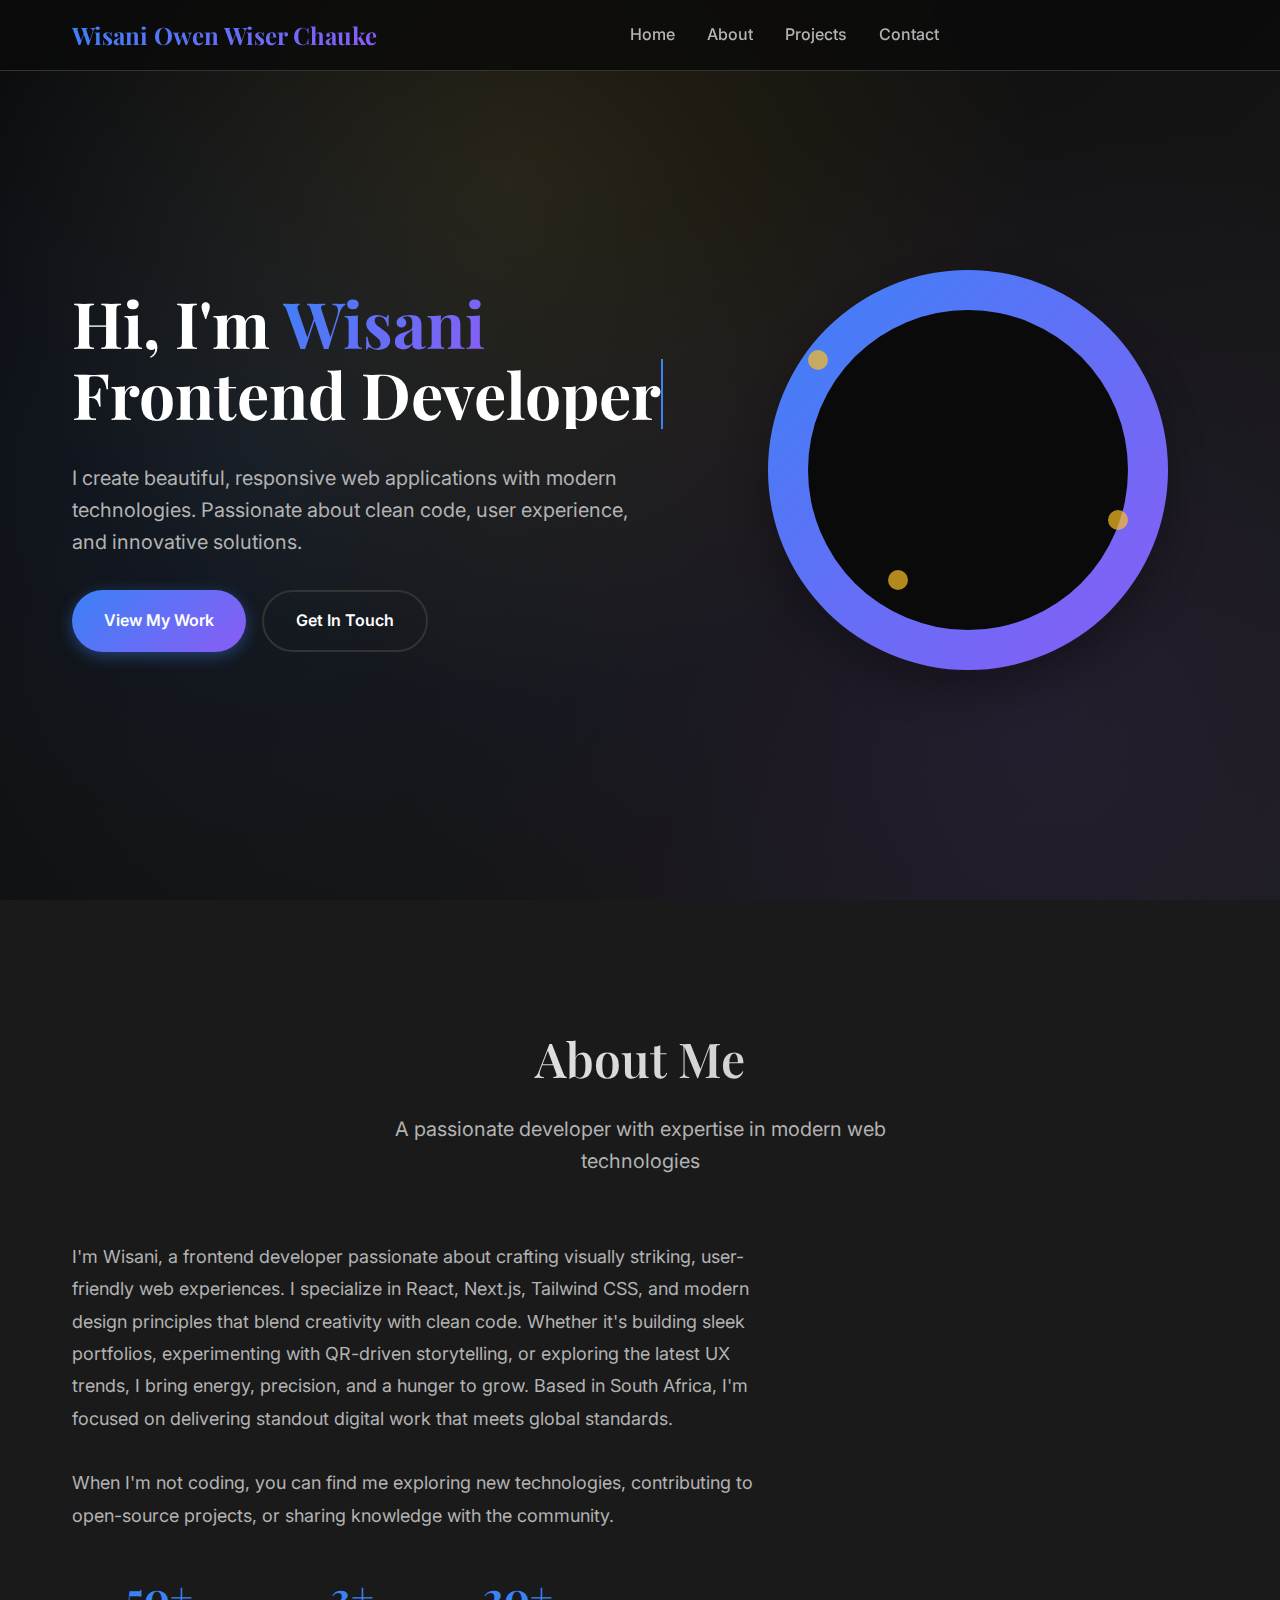
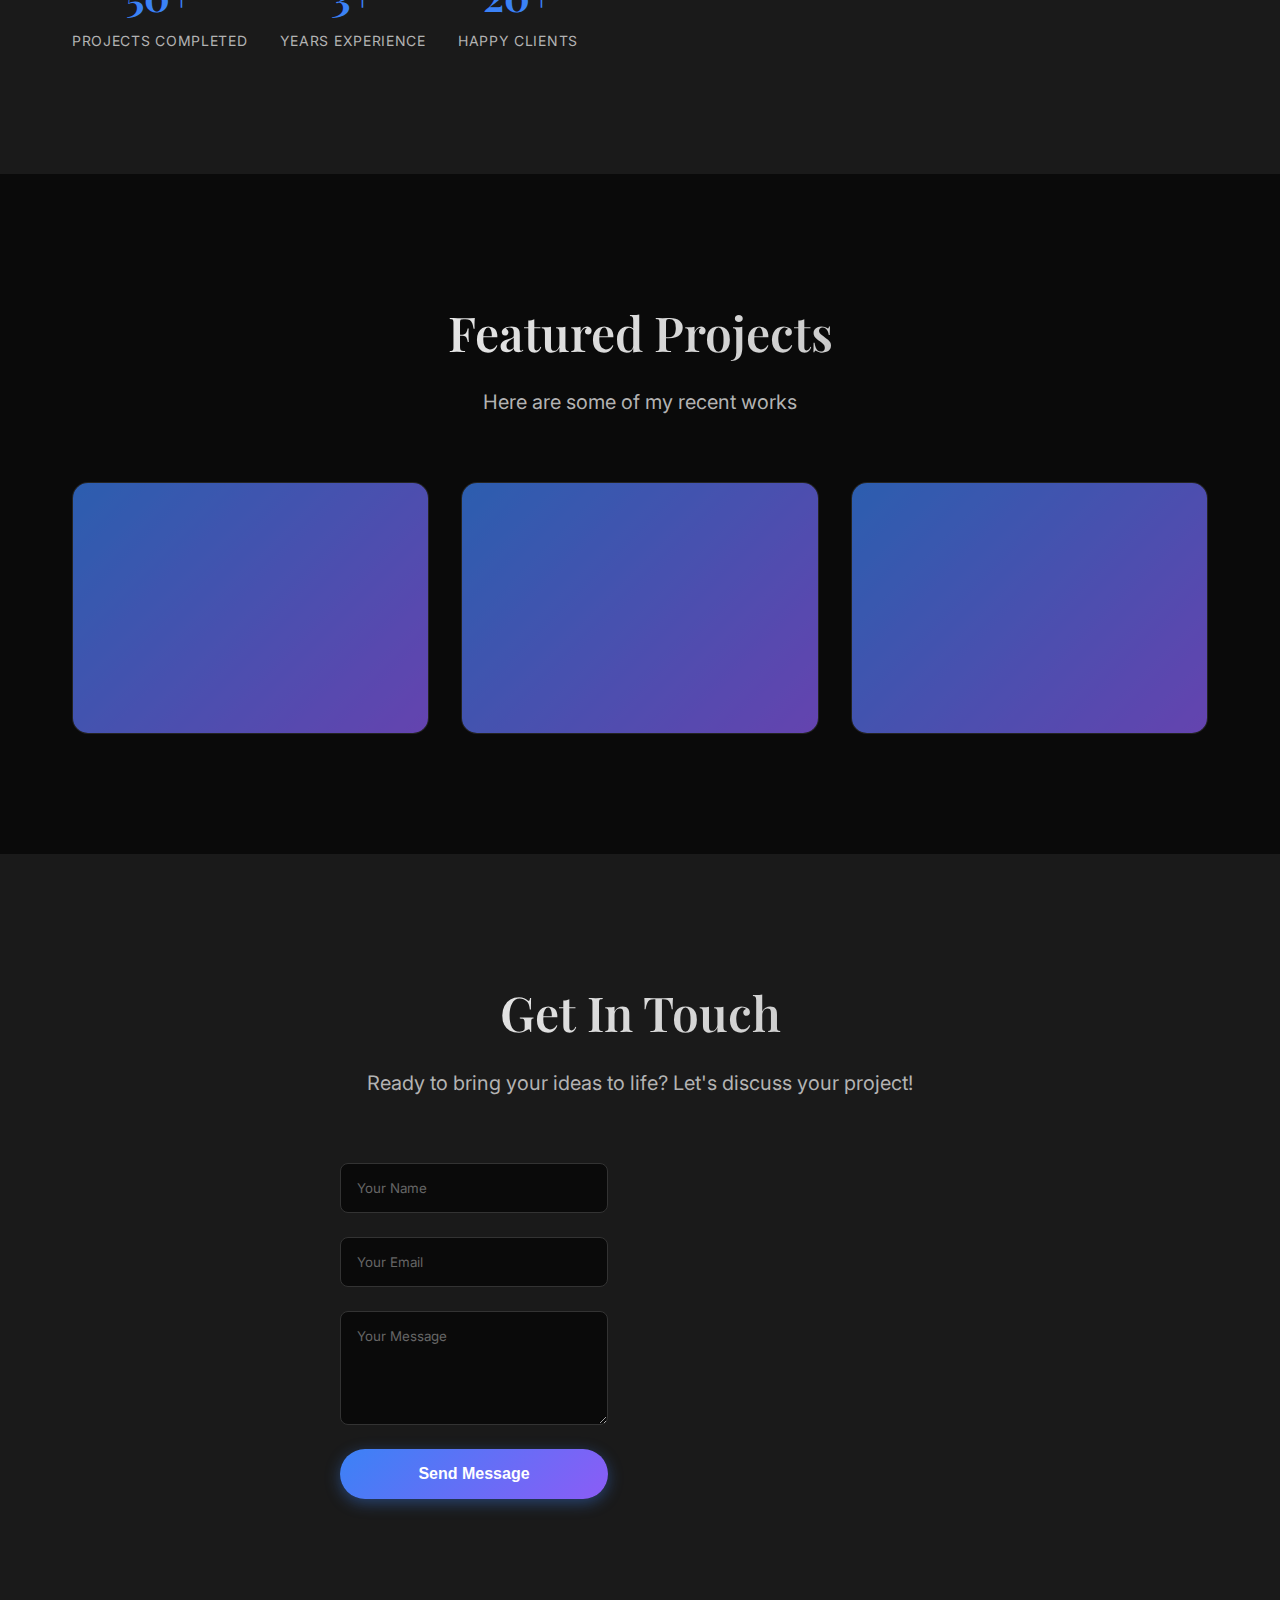
<file: index.html>
<!-- Greater is He who is in me, than he who is in the world. Behold, "My grace is sufficient for you!" -->

<!DOCTYPE html>
<html lang="en">
<head>
    <meta charset="UTF-8">
    <meta name="viewport" content="width=device-width, initial-scale=1.0">
    <title>Wisani Owen - Frontend Developer Portfolio</title>
    <link rel="stylesheet" href="assets/css/style.css">
    <link href="https://fonts.googleapis.com/css2?family=Inter:wght@300;400;500;600;700&family=Playfair+Display:wght@400;600;700&display=swap" rel="stylesheet">
</head>
<body>
    <!-- Navigation -->
    <nav class="navbar">
        <div class="nav-container">
            <div class="logo-text">Wisani Owen Wiser Chauke</div>
            <ul class="nav-menu">
                <li><a href="#home" class="nav-link">Home</a></li>
                <li><a href="#about" class="nav-link">About</a></li>
                <li><a href="#projects" class="nav-link">Projects</a></li>
                <li><a href="#contact" class="nav-link">Contact</a></li>
            </ul>
            <div class="theme-toggle">
                <button id="theme-toggle-btn" aria-label="Toggle theme">
                    <i class="fas fa-sun sun-icon"></i>
                    <i class="fas fa-moon moon-icon"></i>
                </button>
            </div>
            <div class="hamburger" id="hamburger">
                <span></span>
                <span></span>
                <span></span>
            </div>
        </div>
    </nav>

    <!-- Hero Section -->
    <section id="home" class="hero">
        <div class="hero-container">
            <div class="hero-content">
                <div class="hero-text">
                    <h1 class="hero-title">
                        Hi, I'm <span class="gradient-text">Wisani</span>
                        <br>
                        <span class="typewriter">Frontend Developer</span>
                    </h1>
                    <p class="hero-subtitle">
                        I create beautiful, responsive web applications with modern technologies.
                        Passionate about clean code, user experience, and innovative solutions.
                    </p>
                    <div class="hero-buttons">
                        <a href="#projects" class="btn btn-primary">View My Work</a>
                        <a href="#contact" class="btn btn-secondary">Get In Touch</a>
                    </div>
                </div>
                <div class="hero-visual">
                    <div class="hero-image-container">
                        <div class="hero-image">
                            <div class="floating-elements">
                                <div class="floating-element"></div>
                                <div class="floating-element"></div>
                                <div class="floating-element"></div>
                            </div>
                        </div>
                    </div>
                </div>
            </div>
        </div>
    </section>

    <!-- About Section -->
    <section id="about" class="about">
        <div class="container">
            <div class="section-header">
                <h2 class="section-title">About Me</h2>
                <p class="section-subtitle">
                    A passionate developer with expertise in modern web technologies
                </p>
            </div>
            <div class="about-content">
                <div class="about-text">
                    <p>
                        I'm Wisani, a frontend developer passionate about crafting visually striking, user-friendly web experiences. I specialize in React, Next.js, Tailwind CSS, and modern design principles that blend creativity with clean code. Whether it's building sleek portfolios, experimenting with QR-driven storytelling, or exploring the latest UX trends, I bring energy, precision, and a hunger to grow. Based in South Africa, I'm focused on delivering standout digital work that meets global standards.
                    </p>
                    <p>
                        When I'm not coding, you can find me exploring new technologies, 
                        contributing to open-source projects, or sharing knowledge with the community.
                    </p>
                    <div class="about-stats">
                        <div class="stat">
                            <span class="stat-number">50+</span>
                            <span class="stat-label">Projects Completed</span>
                        </div>
                        <div class="stat">
                            <span class="stat-number">3+</span>
                            <span class="stat-label">Years Experience</span>
                        </div>
                        <div class="stat">
                            <span class="stat-number">20+</span>
                            <span class="stat-label">Happy Clients</span>
                        </div>
                    </div>
                </div>
            </div>
        </div>
    </section>

    <!-- Projects Section -->
    <section id="projects" class="projects">
        <div class="container">
            <div class="section-header">
                <h2 class="section-title">Featured Projects</h2>
                <p class="section-subtitle">
                    Here are some of my recent works
                </p>
            </div>
            <div class="projects-grid">
                <div class="project-card">
                    <div class="project-image">
                        <div class="project-overlay">
                            <h3>E-Commerce Platform</h3>
                            <p>Full-stack React and Node.js application</p>
                            <div class="project-tech">
                                <span>React</span>
                                <span>Node.js</span>
                                <span>MongoDB</span>
                            </div>
                        </div>
                    </div>
                </div>
                <div class="project-card">
                    <div class="project-image">
                        <div class="project-overlay">
                            <h3>Task Management App</h3>
                            <p>Collaborative project management tool</p>
                            <div class="project-tech">
                                <span>Vue.js</span>
                                <span>Express</span>
                                <span>PostgreSQL</span>
                            </div>
                        </div>
                    </div>
                </div>
                <div class="project-card">
                    <div class="project-image">
                        <div class="project-overlay">
                            <h3>Weather Dashboard</h3>
                            <p>Real-time weather tracking application</p>
                            <div class="project-tech">
                                <span>JavaScript</span>
                                <span>API</span>
                                <span>CSS3</span>
                            </div>
                        </div>
                    </div>
                </div>
            </div>
        </div>
    </section>

    <!-- Contact Section -->
    <section id="contact" class="contact">
        <div class="container">
            <div class="section-header">
                <h2 class="section-title">Get In Touch</h2>
                <p class="section-subtitle">
                    Ready to bring your ideas to life? Let's discuss your project!
                </p>
            </div>
            <div class="contact-content">
                <form class="contact-form">
                    <div class="form-group">
                        <input type="text" placeholder="Your Name" required>
                    </div>
                    <div class="form-group">
                        <input type="email" placeholder="Your Email" required>
                    </div>
                    <div class="form-group">
                        <textarea placeholder="Your Message" rows="5" required></textarea>
                    </div>
                    <button type="submit" class="btn btn-primary">Send Message</button>
                </form>
            </div>
        </div>
    </section>

    <script src="assets/js/script.js"></script>
</body>
</html>
</file>
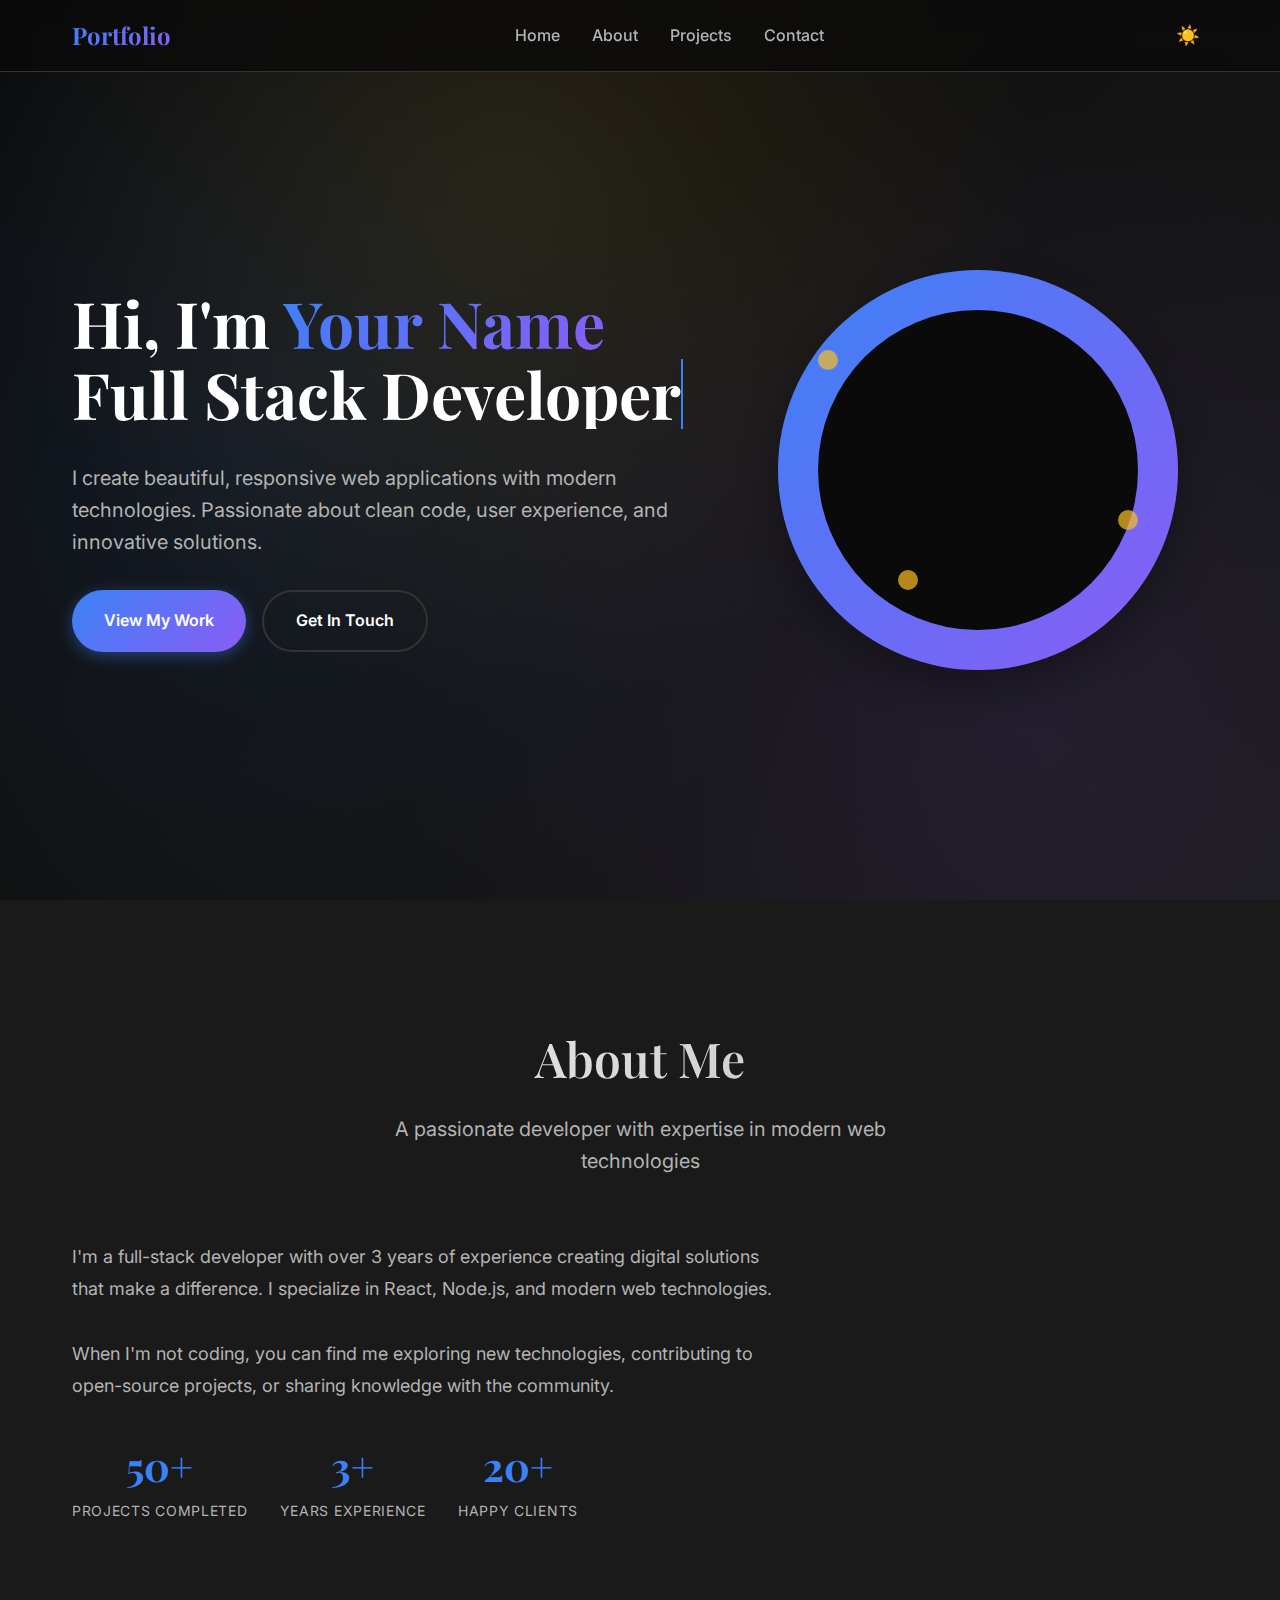
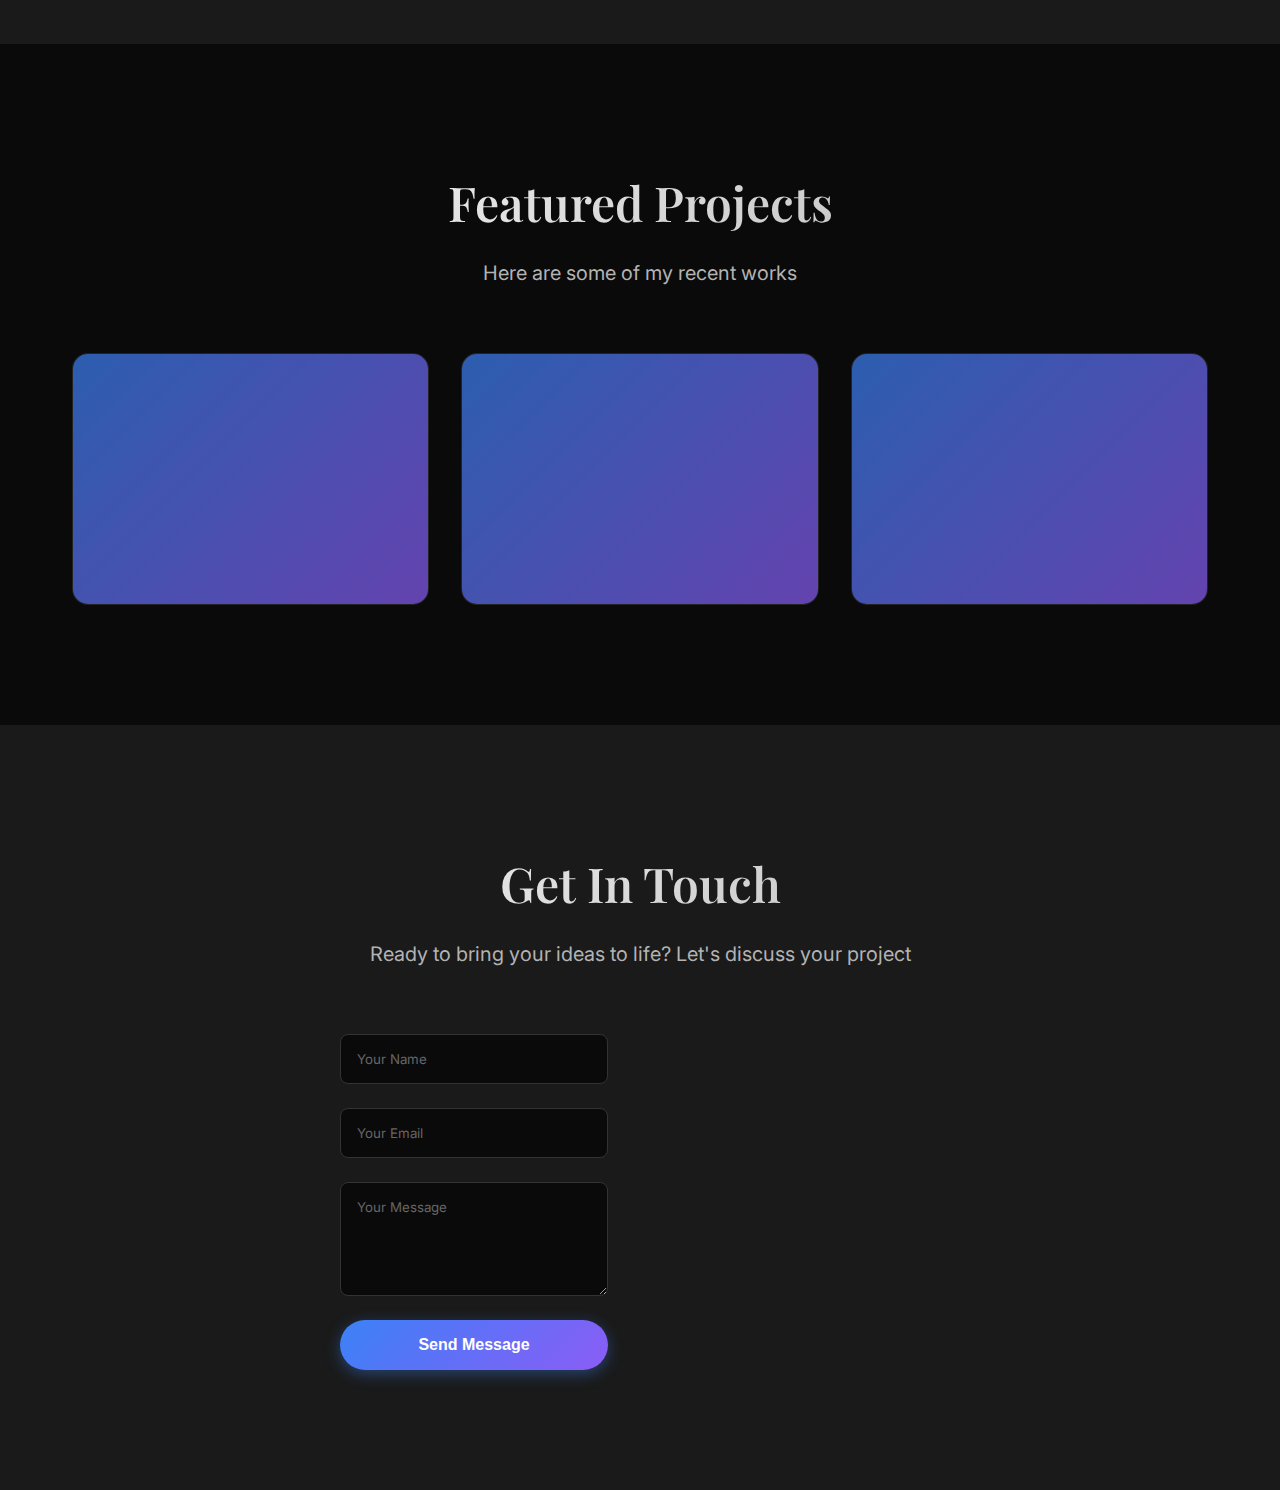
<file: about.html>
<!DOCTYPE html>
<html lang="en">
<head>
    <meta charset="UTF-8">
    <meta name="viewport" content="width=device-width, initial-scale=1.0">
    <title>About - Portfolio</title>
    <link rel="stylesheet" href="assets/css/style.css">
    <link href="https://fonts.googleapis.com/css2?family=Inter:wght@300;400;500;600;700&family=Playfair+Display:wght@400;600;700&display=swap" rel="stylesheet">
</head>
<body>
    <!-- Navigation -->
    <nav class="navbar">
        <div class="nav-container">
            <div class="logo-text">Portfolio</div>
            <ul class="nav-menu">
                <li><a href="#home" class="nav-link">Home</a></li>
                <li><a href="#about" class="nav-link">About</a></li>
                <li><a href="#projects" class="nav-link">Projects</a></li>
                <li><a href="#contact" class="nav-link">Contact</a></li>
            </ul>
            <div class="theme-toggle">
                <button id="theme-toggle" aria-label="Toggle theme">
                    <span class="sun-icon">☀️</span>
                    <span class="moon-icon">🌙</span>
                </button>
            </div>
            <div class="hamburger" id="hamburger">
                <span></span>
                <span></span>
                <span></span>
            </div>
        </div>
    </nav>

    <!-- Hero Section -->
    <section id="home" class="hero">
        <div class="hero-container">
            <div class="hero-content">
                <div class="hero-text">
                    <h1 class="hero-title">
                        Hi, I'm <span class="gradient-text">Your Name</span>
                        <br>
                        <span class="typewriter">Full Stack Developer</span>
                    </h1>
                    <p class="hero-subtitle">
                        I create beautiful, responsive web applications with modern technologies.
                        Passionate about clean code, user experience, and innovative solutions.
                    </p>
                    <div class="hero-buttons">
                        <a href="#projects" class="btn btn-primary">View My Work</a>
                        <a href="#contact" class="btn btn-secondary">Get In Touch</a>
                    </div>
                </div>
                <div class="hero-visual">
                    <div class="hero-image-container">
                        <div class="hero-image">
                            <div class="floating-elements">
                                <div class="floating-element"></div>
                                <div class="floating-element"></div>
                                <div class="floating-element"></div>
                            </div>
                        </div>
                    </div>
                </div>
            </div>
        </div>
    </section>

    <!-- About Section -->
    <section id="about" class="about">
        <div class="container">
            <div class="section-header">
                <h2 class="section-title">About Me</h2>
                <p class="section-subtitle">
                    A passionate developer with expertise in modern web technologies
                </p>
            </div>
            <div class="about-content">
                <div class="about-text">
                    <p>
                        I'm a full-stack developer with over 3 years of experience creating 
                        digital solutions that make a difference. I specialize in React, Node.js, 
                        and modern web technologies.
                    </p>
                    <p>
                        When I'm not coding, you can find me exploring new technologies, 
                        contributing to open-source projects, or sharing knowledge with the community.
                    </p>
                    <div class="about-stats">
                        <div class="stat">
                            <span class="stat-number">50+</span>
                            <span class="stat-label">Projects Completed</span>
                        </div>
                        <div class="stat">
                            <span class="stat-number">3+</span>
                            <span class="stat-label">Years Experience</span>
                        </div>
                        <div class="stat">
                            <span class="stat-number">20+</span>
                            <span class="stat-label">Happy Clients</span>
                        </div>
                    </div>
                </div>
            </div>
        </div>
    </section>

    <!-- Projects Section -->
    <section id="projects" class="projects">
        <div class="container">
            <div class="section-header">
                <h2 class="section-title">Featured Projects</h2>
                <p class="section-subtitle">
                    Here are some of my recent works
                </p>
            </div>
            <div class="projects-grid">
                <div class="project-card">
                    <div class="project-image">
                        <div class="project-overlay">
                            <h3>E-Commerce Platform</h3>
                            <p>Full-stack React and Node.js application</p>
                            <div class="project-tech">
                                <span>React</span>
                                <span>Node.js</span>
                                <span>MongoDB</span>
                            </div>
                        </div>
                    </div>
                </div>
                <div class="project-card">
                    <div class="project-image">
                        <div class="project-overlay">
                            <h3>Task Management App</h3>
                            <p>Collaborative project management tool</p>
                            <div class="project-tech">
                                <span>Vue.js</span>
                                <span>Express</span>
                                <span>PostgreSQL</span>
                            </div>
                        </div>
                    </div>
                </div>
                <div class="project-card">
                    <div class="project-image">
                        <div class="project-overlay">
                            <h3>Weather Dashboard</h3>
                            <p>Real-time weather tracking application</p>
                            <div class="project-tech">
                                <span>JavaScript</span>
                                <span>API</span>
                                <span>CSS3</span>
                            </div>
                        </div>
                    </div>
                </div>
            </div>
        </div>
    </section>

    <!-- Contact Section -->
    <section id="contact" class="contact">
        <div class="container">
            <div class="section-header">
                <h2 class="section-title">Get In Touch</h2>
                    <p class="section-subtitle">
                        Ready to bring your ideas to life? Let's discuss your project
                    </p>
            </div>
            <div class="contact-content">
                <form class="contact-form">
                    <div class="form-group">
                        <input type="text" placeholder="Your Name" required>
                    </div>
                    <div class="form-group">
                        <input type="email" placeholder="Your Email" required>
                    </div>
                    <div class="form-group">
                        <textarea placeholder="Your Message" rows="5" required></textarea>
                    </div>
                    <button type="submit" class="btn btn-primary">Send Message</button>
                </form>
            </div>
        </div>
    </section>

    <script src="assets/js/script.js"></script>
</body>
</html>
</file>
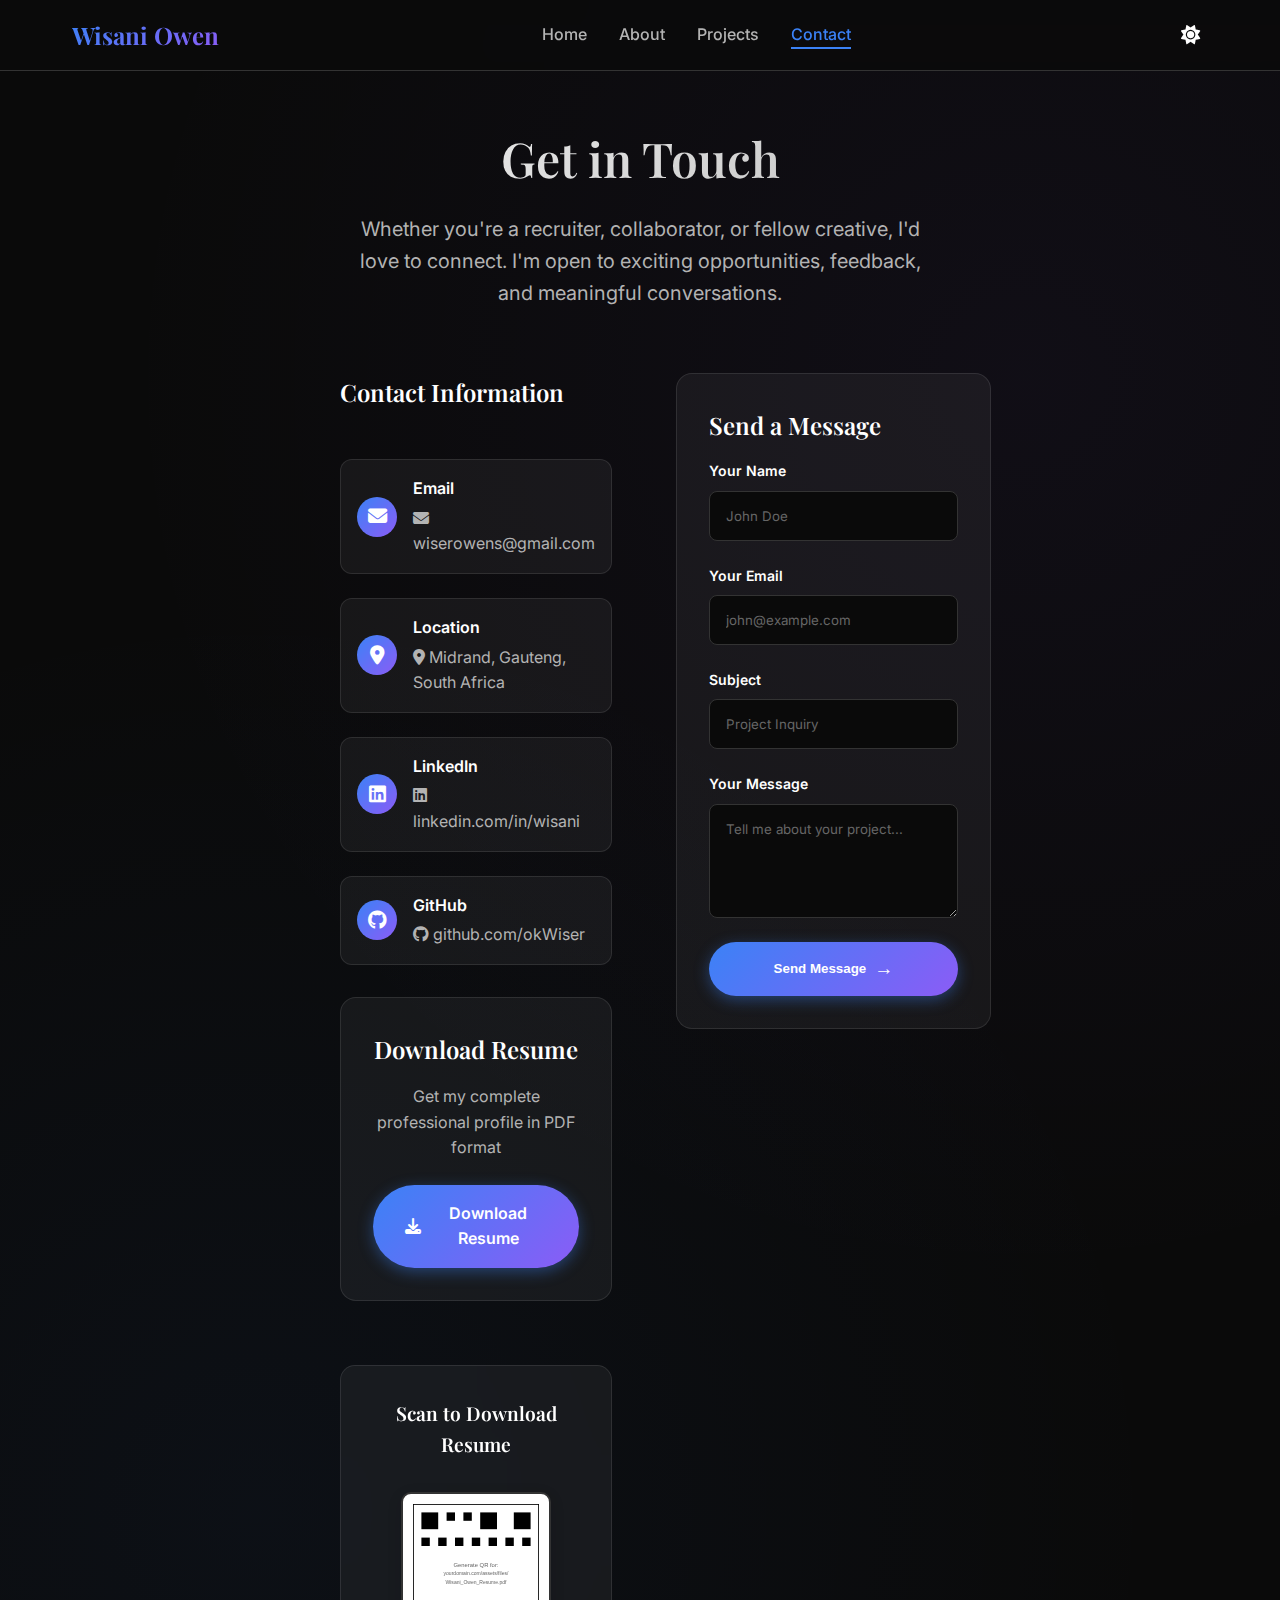
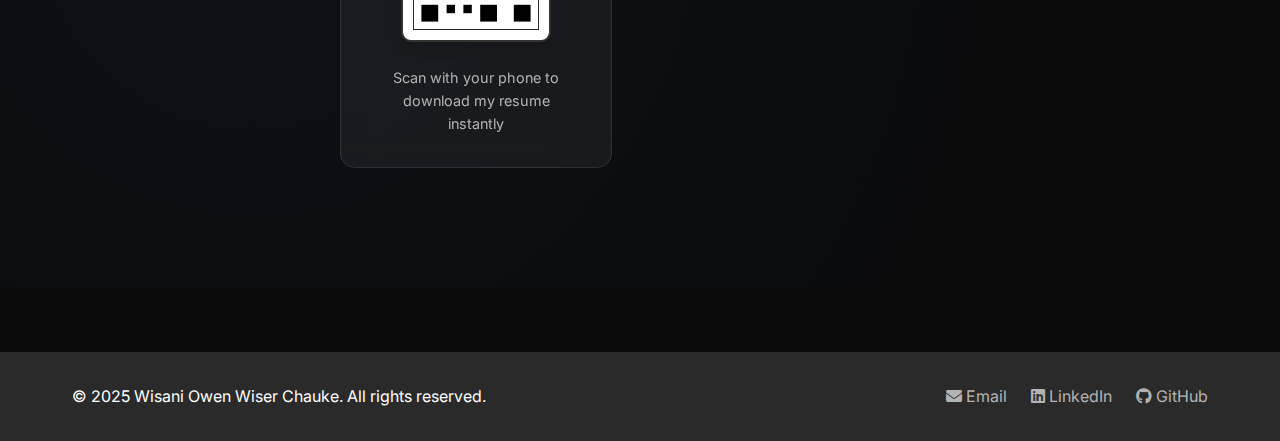
<file: contact.html>
<!DOCTYPE html>
<html lang="en">
<head>
    <meta charset="UTF-8">
    <meta name="viewport" content="width=device-width, initial-scale=1.0">
    <title>Contact - Wisani Owen</title>
    <meta name="description" content="Get in touch with Wisani Owen - Full Stack Developer based in South Africa">
    
    <!-- CSS -->
    <link rel="stylesheet" href="assets/css/style.css">
    <link rel="stylesheet" href="assets/css/qr-styles.css">
    
    <!-- Fonts -->
    <link rel="preconnect" href="https://fonts.googleapis.com">
    <link rel="preconnect" href="https://fonts.gstatic.com" crossorigin>
    <link href="https://fonts.googleapis.com/css2?family=Inter:wght@300;400;500;600;700&family=Playfair+Display:wght@400;600;700&display=swap" rel="stylesheet">
    
    <!-- Icons -->
    <link rel="stylesheet" href="https://cdnjs.cloudflare.com/ajax/libs/font-awesome/6.4.0/css/all.min.css">
</head>
<body>
    <!-- Navigation -->
    <nav class="navbar">
        <div class="nav-container">
            <a href="index.html" class="logo-text">Wisani Owen</a>
            <ul class="nav-menu">
                <li><a href="index.html" class="nav-link">Home</a></li>
                <li><a href="about.html" class="nav-link">About</a></li>
                <li><a href="projects.html" class="nav-link">Projects</a></li>
                <li><a href="contact.html" class="nav-link active">Contact</a></li>
            </ul>
            <div class="theme-toggle">
                <button id="theme-toggle-btn" aria-label="Toggle theme">
                    <i class="fas fa-sun sun-icon"></i>
                    <i class="fas fa-moon moon-icon"></i>
                </button>
            </div>
            <div class="hamburger">
                <span></span>
                <span></span>
                <span></span>
            </div>
        </div>
    </nav>

    <!-- Contact Section -->
    <section class="contact-section">
        <div class="container">
            <div class="section-header">
                <h2 class="section-title">Get in Touch</h2>
                <p class="section-subtitle">
                    Whether you're a recruiter, collaborator, or fellow creative, I'd love to connect. I'm open to exciting opportunities, feedback, and meaningful conversations.
                </p>
            </div>

            <div class="contact-content">
                <div class="contact-info">
                    <h3 class="contact-subtitle">Contact Information</h3>
                    <div class="contact-details">
                        <div class="contact-item">
                            <div class="contact-icon">
                                <i class="fas fa-envelope"></i>
                            </div>
                            <div>
                                <h4>Email</h4>
                                <a href="mailto:wiserowens@gmail.com" class="contact-link">
                                    <i class="fas fa-envelope"></i>
                                    wiserowens@gmail.com
                                </a>
                            </div>
                        </div>
                        <div class="contact-item">
                            <div class="contact-icon">
                                <i class="fas fa-map-marker-alt"></i>
                            </div>
                            <div>
                                <h4>Location</h4>
                                <p><i class="fas fa-map-marker-alt"></i> Midrand, Gauteng, South Africa</p>
                            </div>
                        </div>
                        <div class="contact-item">
                            <div class="contact-icon">
                                <i class="fab fa-linkedin"></i>
                            </div>
                            <div>
                                <h4>LinkedIn</h4>
                                <a href="https://linkedin.com/in/wisani" target="_blank" rel="noopener noreferrer" class="contact-link">
                                    <i class="fab fa-linkedin"></i>
                                    linkedin.com/in/wisani
                                </a>
                            </div>
                        </div>
                        <div class="contact-item">
                            <div class="contact-icon">
                                <i class="fab fa-github"></i>
                            </div>
                            <div>
                                <h4>GitHub</h4>
                                <a href="https://github.com/okWiser" target="_blank" rel="noopener noreferrer" class="contact-link">
                                    <i class="fab fa-github"></i>
                                    github.com/okWiser
                                </a>
                            </div>
                        </div>
                    </div>

                    <div class="resume-download">
                        <h3 class="contact-subtitle">Download Resume</h3>
                        <p>Get my complete professional profile in PDF format</p>
                        <a href="assets/files/Wisani_Owen_Resume.pdf" 
                           download="Wisani_Owen_Resume.pdf" 
                           class="download-btn">
                            <i class="fas fa-download"></i>
                            <span>Download Resume</span>
                        </a>
                    </div>
                    
                    <div class="qr-section">
                        <h3 class="contact-subtitle">Scan to Download Resume</h3>
                        <div class="qr-container">
                            <img src="assets/images/portfolio-qr.svg" 
                                 alt="QR Code for Resume Download" 
                                 class="qr-code"
                                 onerror="this.style.display='none'; this.parentElement.innerHTML='<div class=\'qr-error\'>QR Code Loading...</div>'">
                        </div>
                        <p>Scan with your phone to download my resume instantly</p>
                    </div>
                </div>

                <div class="contact-form-container">
                    <h3 class="contact-subtitle">Send a Message</h3>
                    <form class="contact-form" action="#" method="post">
                        <div class="form-group">
                            <label for="name">Your Name</label>
                            <input type="text" id="name" name="name" placeholder="John Doe" required>
                        </div>
                        <div class="form-group">
                            <label for="email">Your Email</label>
                            <input type="email" id="email" name="email" placeholder="john@example.com" required>
                        </div>
                        <div class="form-group">
                            <label for="subject">Subject</label>
                            <input type="text" id="subject" name="subject" placeholder="Project Inquiry" required>
                        </div>
                        <div class="form-group">
                            <label for="message">Your Message</label>
                            <textarea id="message" name="message" rows="5" placeholder="Tell me about your project..." required></textarea>
                        </div>
                        <button type="submit" class="submit-btn">
                            <span>Send Message</span>
                            <span class="send-icon">→</span>
                        </button>
                    </form>
                </div>
            </div>
        </div>
    </section>

    <!-- Footer -->
    <footer class="footer">
        <div class="container">
            <div class="footer-content">
                <div class="footer-text">
                    <p>&copy; 2025 Wisani Owen Wiser Chauke. All rights reserved.</p>
                </div>
                <div class="footer-links">
                    <a href="mailto:wiserowens@gmail.com">
                        <i class="fas fa-envelope"></i> Email
                    </a>
                    <a href="https://linkedin.com/in/wisani" target="_blank">
                        <i class="fab fa-linkedin"></i> LinkedIn
                    </a>
                    <a href="https://github.com/okWiser" target="_blank">
                        <i class="fab fa-github"></i> GitHub
                    </a>
                </div>
            </div>
        </div>
    </footer>

    <!-- JavaScript -->
    <script src="assets/js/script.js"></script>
</body>
</html>
</file>
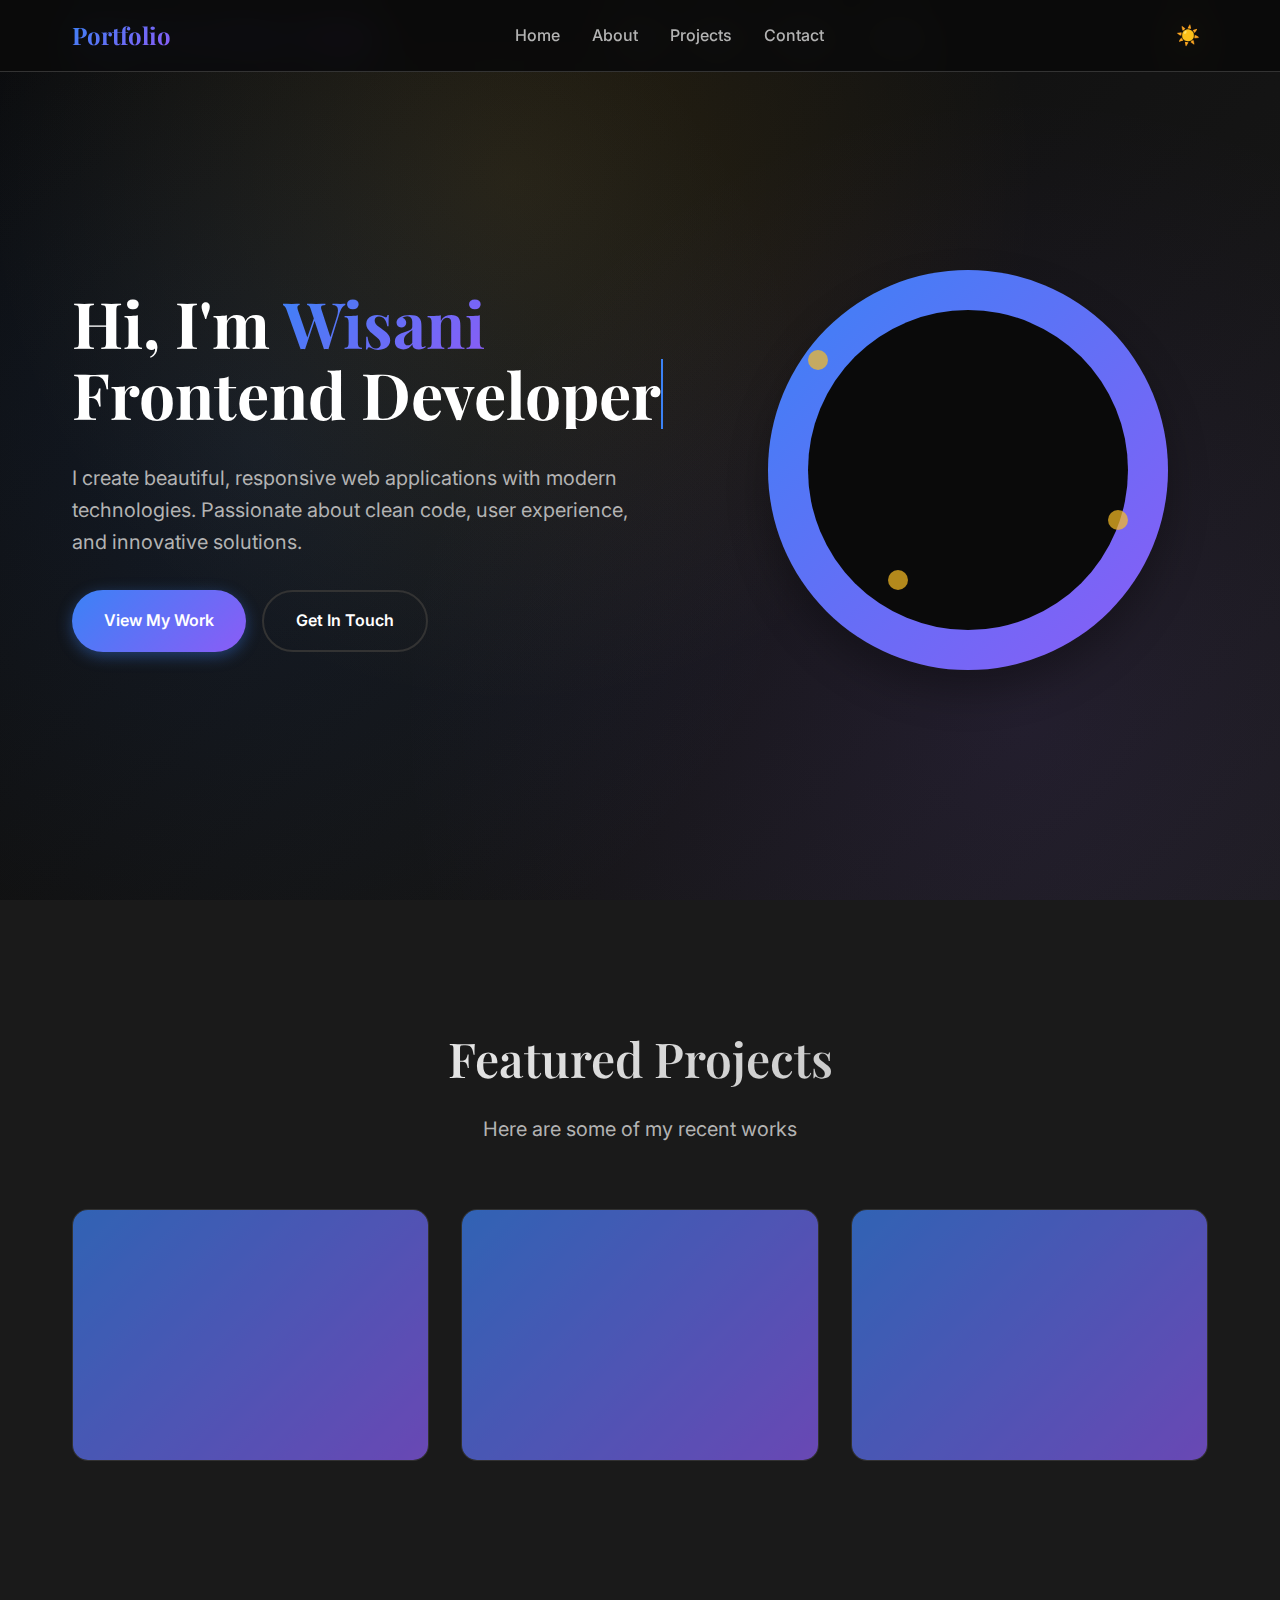
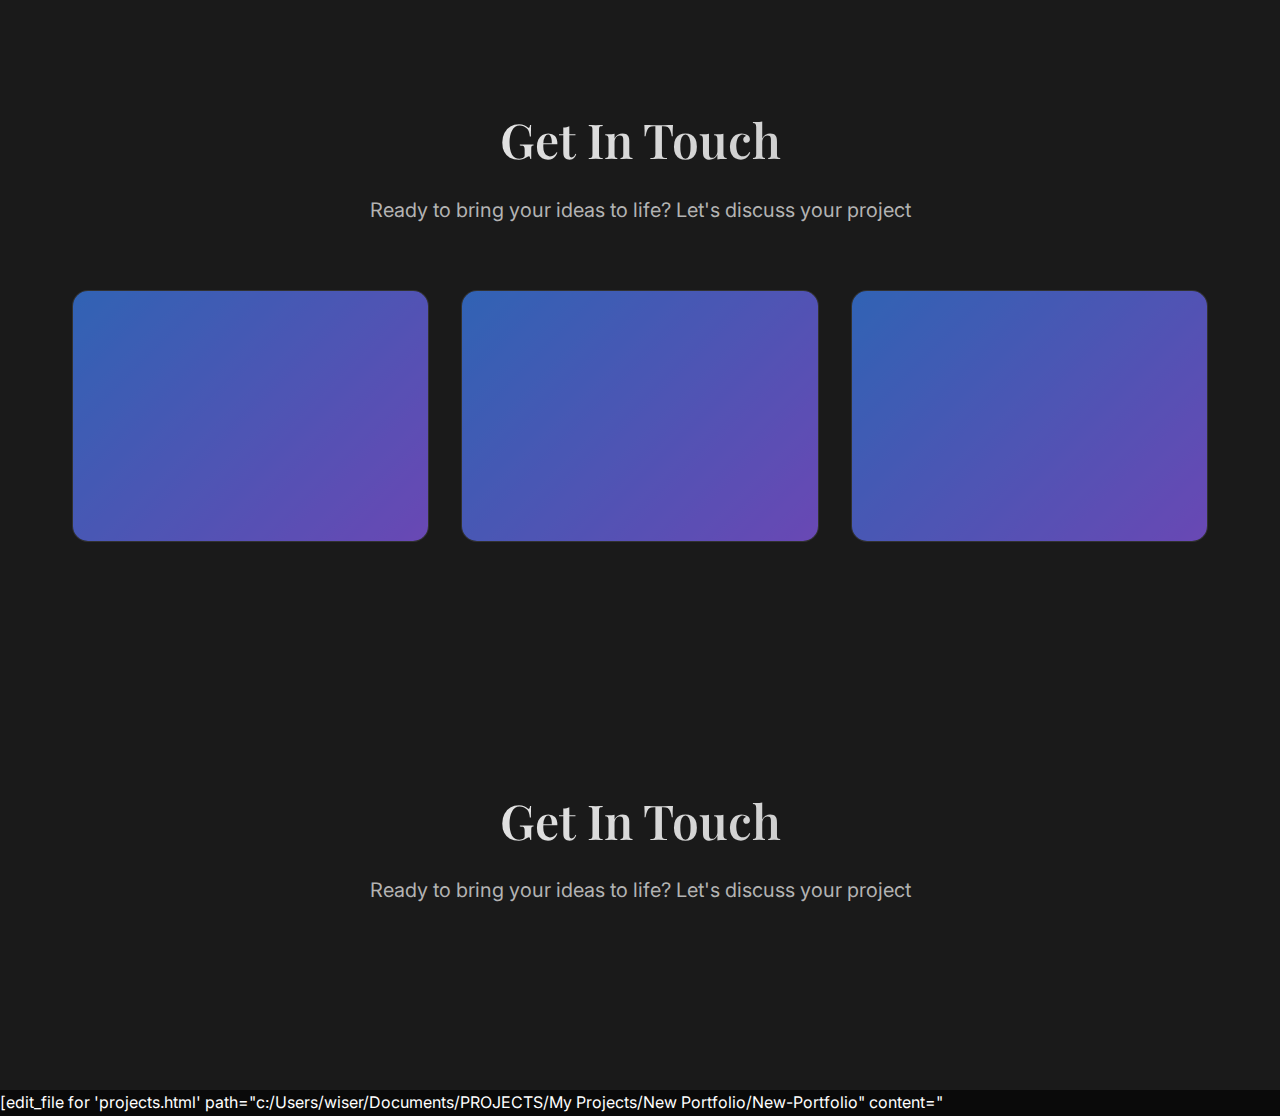
<file: projects.html>
<!DOCTYPE html>
<html lang="en">
<head>
    <meta charset="UTF-8">
    <meta name="viewport" content="width=device-width, initial-scale=1.0">
    <title>Projects - Wisani</title>
    <link rel="stylesheet" href="assets/css/style.css">
    <link href="https://fonts.googleapis.com/css2?family=Inter:wght@300;400;500;600;700&family=Playfair+Display:wght@400;600;700&display=swap" rel="stylesheet">
</head>
<body>
    <!-- Navigation -->
    <nav class="navbar">
        <div class="nav-container">
            <div class="logo-text">Wisani Owen Wiser Chauke</div>
            <ul class="nav-menu">
                <li><a href="#home" class="nav-link">Home</a></li>
                <li><a href="about.html" class="nav-link">About</a></li>
                <li><a href="projects.html" class="nav-link">Projects</a></li>
                <li><a href="contact.html" class="nav-link">Contact</a></li>
            </ul>
            <div class="theme-toggle">
                <button id="theme-toggle" aria-label="Toggle theme">
                    <span class="sun-icon">☀️</span>
                    <span class="moon-icon">🌙</span>
                </button>
            </div>
            <div class="hamburger" id="hamburger">
                <span></span>
                <span></span>
                <span></span>
            </div>
        </div>
    </nav>

    <!-- Hero Section -->
    <section id="home" class="hero">
        <div class="hero-container">
            <div class="hero-content">
                <div class="hero-text">
                    <h1 class="hero-title">
                        Hi, I'm <span class="gradient-text">Wisani</span>
                        <br>
                        <span class="typewriter">Frontend Developer</span>
                    </h1>
                    <p class="hero-subtitle">
                        I create beautiful, responsive web applications with modern technologies.
                        Passionate about clean code, user experience, and innovative solutions.
                    </p>
                    <div class="hero-buttons">
                        <a href="#projects" class="btn btn-primary">View My Work</a>
                        <a href="#contact" class="btn btn-secondary">Get In Touch</a>
                    </div>
                </div>
                <div class="hero-visual">
                    <div class="hero-image-container">
                        <div class="hero-image">
                            <div class="floating-elements">
                                <div class="floating-element"></div>
                                <div class="floating-element"></div>
                        <div class="floating-element"></div>
                    </div>
                </div>
            </div>
        </div>
    </section>

    <!-- About Section -->
    <section id="about" class="about">
        <div class="container">
            <div class="section-header">
                <h2 class="section-title">Featured Projects</h2>
                <p class="section-subtitle">
                    Here are some of my recent works
                </p>
            </div>
            <div class="projects-grid">
                <div class="project-card">
                    <div class="project-image">
                        <div class="project-overlay">
                            <h3>E-Commerce Platform</h3>
                            <p>Full-stack React and Node.js application</p>
                            <div class="project-tech">
                                <span>React</span>
                                <span>Node.js</span>
                                <span>MongoDB</span>
                            </div>
                        </div>
                    </div>
                </div>
                <div class="project-card">
                    <div class="project-image">
                        <div class="project-overlay">
                            <h3>Task Management App</h3>
                            <p>Collaborative project management tool</p>
                            <div class="project-tech">
                                <span>Vue.js</span>
                                <span>Express</span>
                                <span>PostgreSQL</span>
                            </div>
                        </div>
                    </div>
                </div>
                <div class="project-card">
                    <div class="project-image">
                        <div class="project-overlay">
                            <h3>Weather Dashboard</h3>
                            <p>Real-time weather tracking application</p>
                            <div class="project-tech">
                                <span>JavaScript</span>
                                <span>API</span>
                                <span>CSS3</span>
                            </div>
                        </div>
                    </div>
                </div>
            </div>
        </div>
    </section>

    <!-- Contact Section -->
    <section id="contact" class="contact">
        <div class="container">
            <div class="section-header">
                <h2 class="section-title">Get In Touch</h2>
                <p class="section-subtitle">
                    Ready to bring your ideas to life? Let's discuss your project
                </p>
            </div>
            <div class="projects-grid">
                <div class="project-card">
                    <div class="project-image">
                        <div class="project-overlay">
                            <h3>E-Commerce Platform</h3>
                            <p>Full-stack React and Node.js application</p>
                            <div class="project-tech">
                                <span>React</span>
                                <span>Node.js</span>
                                <span>MongoDB</span>
                            </div>
                        </div>
                    </div>
                </div>
                <div class="project-card">
                    <div class="project-image">
                        <div class="project-overlay">
                            <h3>Task Management App</h3>
                            <p>Collaborative project management tool</p>
                    <div class="project-tech">
                                <span>Vue.js</span>
                                <span>Express</span>
                                <span>PostgreSQL</span>
                            </div>
                        </div>
                    </div>
                </div>
                <div class="project-card">
                    <div class="project-image">
                        <div class="project-overlay">
                            <h3>Weather Dashboard</h3>
                            <p>Real-time weather tracking application</p>
                            <div class="project-tech">
                                <span>JavaScript</span>
                                <span>API</span>
                                <span>CSS3</span>
                            </div>
                        </div>
                    </div>
                </div>
            </div>
        </div>
    </section>

    <!-- Contact Section -->
    <section id="contact" class="contact">
        <div class="container">
            <div class="section-header">
                <h2 class="section-title">Get In Touch</h2>
                    <p class="section-subtitle">
                        Ready to bring your ideas to life? Let's discuss your project
                    </p>
                </div>
            </div>
        </div>
    </section>

    <script src="assets/js/script.js"></script>
</body>
</html>

</error>
[edit_file for 'projects.html' path="c:/Users/wiser/Documents/PROJECTS/My Projects/New Portfolio/New-Portfolio" content="<!DOCTYPE html>
<html lang="en">
<head>
    <meta charset="UTF-8">
    <meta name="viewport" content="width=device-width, initial-scale=1.0">
    <title>Projects - Portfolio</title>
    <link rel="stylesheet" href="assets/css/style.css">
    <link href="https://fonts.googleapis.com/css2?family=Inter:wght@300;400;500;600;700&family=Playfair+Display:wght@400;600;700&display=swap" rel="stylesheet">
</head>
<body>
    <!-- Navigation -->
    <nav class="navbar">
        <div class="nav-container">
            <div class="logo-text">Portfolio</div>
            <ul class="nav-menu">
                <li><a href="index.html" class="nav-link">Home</a></li>
                <li><a href="about.html" class="nav-link">About</a></li>
                <li><a href="projects.html" class="nav-link">Projects</a></li>
                <li><a href="contact.html" class="nav-link">Contact</a></li>
            </ul>
            <div class="theme-toggle">
                <button id="theme-toggle" aria-label="Toggle theme">
                    <span class="sun-icon">☀️</span>
                    <span class="moon-icon">🌙</span>
                </button>
            </div>
            <div class="hamburger" id="hamburger">
                <span></span>
                <span></span>
               

<create_file>
<path>contact.html</path>
<content>
<!DOCTYPE html>
<html lang="en">
<head>
    <meta charset="UTF-8" />
    <meta name="viewport" content="width=device-width, initial-scale=1" />
    <title>Contact - Portfolio</title>
    <link rel="stylesheet" href="assets/css/style.css" />
    <link href="https://fonts.googleapis.com/css2?family=Inter:wght@300;400;500;600;700&family=Playfair+Display:wght@400;600;700&display=swap" rel="stylesheet" />
</head>
<body>
    <!-- Navigation -->
    <nav class="navbar">
        <div class="nav-container">
            <div class="logo-text">Portfolio</div>
            <ul class="nav-menu">
                <li><a href="index.html" class="nav-link">Home</a></li>
                <li><a href="about.html" class="nav-link">About</a></li>
                <li><a href="projects.html" class="nav-link">Projects</a></li>
                <li><a href="contact.html" class="nav-link">Contact</a></li>
            </ul>
            <div class="theme-toggle">
                <button id="theme-toggle" aria-label="Toggle theme">
                    <span class="sun-icon">☀️</span>
                    <span class="moon-icon">🌙</span>
                </button>
            </div>
            <div class="hamburger" id="hamburger">
                <span></span>
                <span></span>
                <span></span>
            </div>
        </div>
    </nav>

    <!-- Contact Section -->
    <section id="contact" class="contact">
        <div class="container">
            <div class="section-header">
                <h2 class="section-title">Get In Touch</h2>
                <p class="section-subtitle">
                    Ready to bring your ideas to life? Let's discuss your project
                </p>
            </div>
            <div class="contact-content">
                <form class="contact-form" action="#" method="POST">
                    <div class="form-group">
                        <input type="text" name="name" placeholder="Your Name" required />
                    </div>
                    <div class="form-group">
                        <input type="email" name="email" placeholder="Your Email" required />
                    </div>
                    <div class="form-group">
                        <textarea name="message" placeholder="Your Message" rows="5" required></textarea>
                    </div>
                    <button type="submit" class="btn btn-primary">Send Message</button>
                </form>
            </div>
        </div>
    </section>

    <script src="assets/js/script.js"></script>
</body>
</html>
</file>
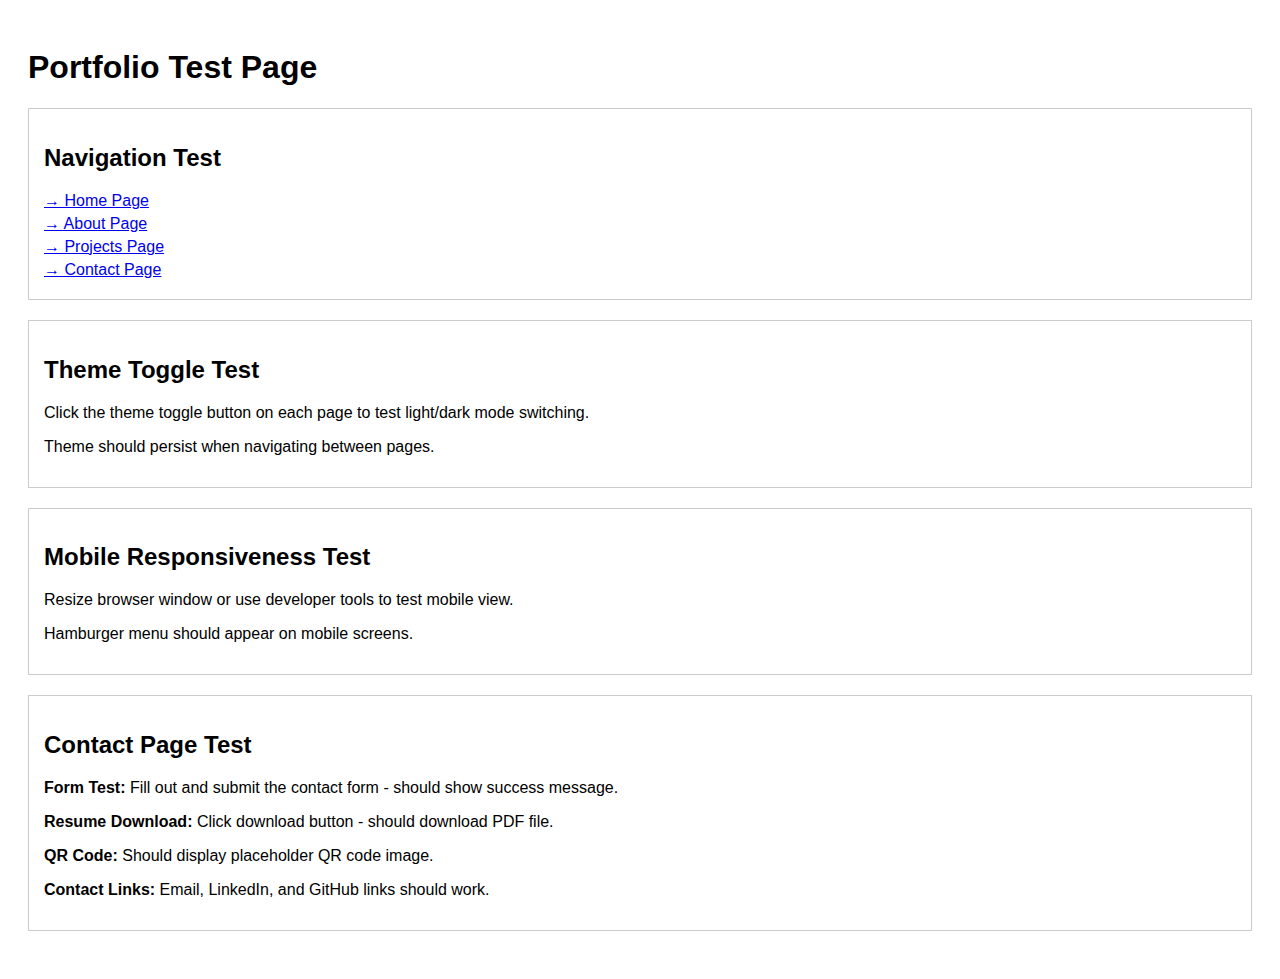
<file: test.html>
<!DOCTYPE html>
<html lang="en">
<head>
    <meta charset="UTF-8">
    <meta name="viewport" content="width=device-width, initial-scale=1.0">
    <title>Portfolio Test</title>
    <style>
        body { font-family: Arial, sans-serif; padding: 20px; }
        .test-section { margin: 20px 0; padding: 15px; border: 1px solid #ccc; }
        .pass { color: green; }
        .fail { color: red; }
        .test-link { display: block; margin: 5px 0; }
    </style>
</head>
<body>
    <h1>Portfolio Test Page</h1>
    
    <div class="test-section">
        <h2>Navigation Test</h2>
        <a href="index.html" class="test-link">→ Home Page</a>
        <a href="about.html" class="test-link">→ About Page</a>
        <a href="projects.html" class="test-link">→ Projects Page</a>
        <a href="contact.html" class="test-link">→ Contact Page</a>
    </div>
    
    <div class="test-section">
        <h2>Theme Toggle Test</h2>
        <p>Click the theme toggle button on each page to test light/dark mode switching.</p>
        <p>Theme should persist when navigating between pages.</p>
    </div>
    
    <div class="test-section">
        <h2>Mobile Responsiveness Test</h2>
        <p>Resize browser window or use developer tools to test mobile view.</p>
        <p>Hamburger menu should appear on mobile screens.</p>
    </div>
    
    <div class="test-section">
        <h2>Contact Page Test</h2>
        <p><strong>Form Test:</strong> Fill out and submit the contact form - should show success message.</p>
        <p><strong>Resume Download:</strong> Click download button - should download PDF file.</p>
        <p><strong>QR Code:</strong> Should display placeholder QR code image.</p>
        <p><strong>Contact Links:</strong> Email, LinkedIn, and GitHub links should work.</p>
    </div>
    
    <script>
        console.log('Portfolio Test Page Loaded');
        console.log('Check console for any JavaScript errors');
    </script>
</body>
</html>
</file>
<file: assets/css/qr-styles.css>
/* QR Code Section Styles */
.qr-section {
    margin-top: 2rem;
    text-align: center;
    padding: 2rem;
    background: rgba(255, 255, 255, 0.05);
    border-radius: 15px;
    backdrop-filter: blur(10px);
    border: 1px solid rgba(255, 255, 255, 0.1);
}

.qr-section h3 {
    margin-bottom: 1rem;
    color: var(--text-primary);
    font-size: 1.2rem;
    font-weight: 600;
}

.qr-code {
    width: 150px;
    height: 150px;
    margin: 1rem 0;
    border-radius: 10px;
    box-shadow: 0 4px 15px rgba(0, 0, 0, 0.1);
    background: white;
    padding: 10px;
}

.qr-section p {
    color: var(--text-secondary);
    font-size: 0.9rem;
    margin-top: 0.5rem;
}

/* Responsive QR section */
@media (max-width: 768px) {
    .qr-section {
        margin: 1rem;
        padding: 1.5rem;
    }
    
    .qr-code {
        width: 120px;
        height: 120px;
    }
}

/* Navigation consistency fixes */
.nav-menu {
    display: flex;
    list-style: none;
    gap: 2rem;
    align-items: center;
}

.nav-link {
    color: var(--text-secondary);
    text-decoration: none;
    font-weight: 500;
    transition: color 0.3s ease;
}

.nav-link:hover {
    color: var(--accent-primary);
}

/* Active page highlighting */
.nav-link.active {
    color: var(--accent-primary);
    position: relative;
}

.nav-link.active::after {
    content: '';
    position: absolute;
    bottom: -5px;
    left: 0;
    width: 100%;
    height: 2px;
    background: var(--accent-primary);
}

/* Mobile responsive navigation */
@media (max-width: 768px) {
    .nav-menu {
        position: fixed;
        left: -100%;
        top: 70px;
        flex-direction: column;
        background-color: var(--bg-primary);
        width: 100%;
        text-align: center;
        transition: 0.3s;
        box-shadow: 0 10px 27px rgba(0, 0, 0, 0.05);
        padding: 2rem 0;
    }

    .nav-menu.active {
        left: 0;
    }

    .hamburger {
        display: block;
        cursor: pointer;
    }
}
</file>
<file: assets/css/style.css>
/* Reset and Base Styles */
* {
    margin: 0;
    padding: 0;
    box-sizing: border-box;
}

:root {
    /* Dark Theme Colors */
    --bg-primary: #0a0a0a;
    --bg-secondary: #1a1a1a;
    --bg-tertiary: #2a2a2a;
    --text-primary: #ffffff;
    --text-secondary: #b3b3b3;
    --text-muted: #666666;
    --accent-primary: #3b82f6;
    --accent-secondary: #8b5cf6;
    --accent-gold: #fbbf24;
    --border-color: #333333;
    --glass-bg: rgba(255, 255, 255, 0.05);
    --glass-border: rgba(255, 255, 255, 0.1);
    
    /* Typography */
    --font-primary: 'Inter', -apple-system, BlinkMacSystemFont, sans-serif;
    --font-display: 'Playfair Display', serif;
    
    /* Spacing */
    --section-padding: 120px 0;
    --container-padding: 0 2rem;
    
    /* Transitions */
    --transition: all 0.3s cubic-bezier(0.4, 0, 0.2, 1);
}

[data-theme="light"] {
    --bg-primary: #ffffff;
    --bg-secondary: #f8fafc;
    --bg-tertiary: #e2e8f0;
    --text-primary: #1e293b;
    --text-secondary: #475569;
    --text-muted: #94a3b8;
    --border-color: #e2e8f0;
    --glass-bg: rgba(0, 0, 0, 0.05);
    --glass-border: rgba(0, 0, 0, 0.1);
}

html {
    scroll-behavior: smooth;
}

body {
    font-family: var(--font-primary);
    background-color: var(--bg-primary);
    color: var(--text-primary);
    line-height: 1.6;
    overflow-x: hidden;
}

.container {
    max-width: 1200px;
    margin: 0 auto;
    padding: var(--container-padding);
}

/* Navigation */
.navbar {
    position: fixed;
    top: 0;
    width: 100%;
    background: rgba(10, 10, 10, 0.8);
    backdrop-filter: blur(20px);
    border-bottom: 1px solid var(--border-color);
    z-index: 1000;
    transition: var(--transition);
}

[data-theme="light"] .navbar {
    background: rgba(255, 255, 255, 0.8);
}

.nav-container {
    max-width: 1200px;
    margin: 0 auto;
    padding: 1rem 2rem;
    display: flex;
    justify-content: space-between;
    align-items: center;
}

.logo-text {
    font-family: var(--font-display);
    font-size: 1.5rem;
    font-weight: 700;
    background: linear-gradient(135deg, var(--accent-primary), var(--accent-secondary));
    -webkit-background-clip: text;
    -webkit-text-fill-color: transparent;
}

.nav-menu {
    display: flex;
    list-style: none;
    gap: 2rem;
}

.nav-link {
    color: var(--text-secondary);
    text-decoration: none;
    font-weight: 500;
    transition: var(--transition);
    position: relative;
}

.nav-link:hover {
    color: var(--accent-primary);
}

.nav-link::after {
    content: '';
    position: absolute;
    bottom: -5px;
    left: 0;
    width: 0;
    height: 2px;
    background: var(--accent-primary);
    transition: var(--transition);
}

.nav-link:hover::after {
    width: 100%;
}

.theme-toggle button {
    background: none;
    border: none;
    color: var(--text-primary);
    cursor: pointer;
    padding: 0.5rem;
    border-radius: 50%;
    transition: var(--transition);
}

.theme-toggle button:hover {
    background: var(--glass-bg);
}

/* Theme Toggle Icons - Complete Reset */
.theme-toggle .sun-icon,
.theme-toggle .moon-icon {
    display: none;
    font-size: 1.2rem;
}

/* Light mode - show moon icon only */
html[data-theme="light"] .theme-toggle .moon-icon {
    display: inline-block;
}

html[data-theme="light"] .theme-toggle .sun-icon {
    display: none;
}

/* Dark mode - show sun icon only */
html[data-theme="dark"] .theme-toggle .sun-icon,
html:not([data-theme]) .theme-toggle .sun-icon {
    display: inline-block;
}

html[data-theme="dark"] .theme-toggle .moon-icon,
html:not([data-theme]) .theme-toggle .moon-icon {
    display: none;
}

.hamburger {
    display: none;
    flex-direction: column;
    cursor: pointer;
}

.hamburger span {
    width: 25px;
    height: 3px;
    background: var(--text-primary);
    margin: 3px 0;
    transition: var(--transition);
}

/* Hero Section */
.hero {
    min-height: 100vh;
    display: flex;
    align-items: center;
    padding: 120px 0 80px;
    background: linear-gradient(135deg, var(--bg-primary) 0%, var(--bg-secondary) 100%);
    position: relative;
    overflow: hidden;
}

.hero::before {
    content: '';
    position: absolute;
    top: 0;
    left: 0;
    right: 0;
    bottom: 0;
    background: 
        radial-gradient(circle at 20% 50%, rgba(59, 130, 246, 0.1) 0%, transparent 50%),
        radial-gradient(circle at 80% 80%, rgba(139, 92, 246, 0.1) 0%, transparent 50%),
        radial-gradient(circle at 40% 20%, rgba(251, 191, 36, 0.1) 0%, transparent 50%);
}

.hero-container {
    max-width: 1200px;
    margin: 0 auto;
    padding: 0 2rem;
    position: relative;
    z-index: 2;
}

.hero-content {
    display: grid;
    grid-template-columns: 1fr 1fr;
    gap: 4rem;
    align-items: center;
}

.hero-title {
    font-family: var(--font-display);
    font-size: clamp(2.5rem, 5vw, 4rem);
    font-weight: 700;
    line-height: 1.1;
    margin-bottom: 1.5rem;
}

.gradient-text {
    background: linear-gradient(135deg, var(--accent-primary), var(--accent-secondary));
    -webkit-background-clip: text;
    -webkit-text-fill-color: transparent;
}

.typewriter {
    display: inline-block;
    border-right: 2px solid var(--accent-primary);
    white-space: nowrap;
    overflow: hidden;
    animation: typing 3.5s steps(30, end), blink-caret 0.75s step-end infinite;
}

@keyframes typing {
    from { width: 0 }
    to { width: 100% }
}

@keyframes blink-caret {
    from, to { border-color: transparent }
    50% { border-color: var(--accent-primary) }
}

.hero-subtitle {
    font-size: 1.25rem;
    color: var(--text-secondary);
    margin-bottom: 2rem;
    line-height: 1.6;
}

.hero-buttons {
    display: flex;
    gap: 1rem;
    flex-wrap: wrap;
}

.btn {
    padding: 1rem 2rem;
    border: none;
    border-radius: 50px;
    font-weight: 600;
    text-decoration: none;
    display: inline-flex;
    align-items: center;
    justify-content: center;
    transition: var(--transition);
    cursor: pointer;
    font-size: 1rem;
}

.btn-primary {
    background: linear-gradient(135deg, var(--accent-primary), var(--accent-secondary));
    color: white;
    box-shadow: 0 4px 15px rgba(59, 130, 246, 0.4);
}

.btn-primary:hover {
    transform: translateY(-2px);
    box-shadow: 0 8px 25px rgba(59, 130, 246, 0.6);
}

.btn-secondary {
    background: transparent;
    color: var(--text-primary);
    border: 2px solid var(--border-color);
}

.btn-secondary:hover {
    background: var(--accent-primary);
    color: white;
    border-color: var(--accent-primary);
}

.hero-visual {
    position: relative;
}

.hero-image-container {
    position: relative;
    width: 400px;
    height: 400px;
    margin: 0 auto;
}

.hero-image {
    width: 100%;
    height: 100%;
    background: linear-gradient(135deg, var(--accent-primary), var(--accent-secondary));
    border-radius: 50%;
    position: relative;
    overflow: hidden;
    box-shadow: 0 20px 40px rgba(0, 0, 0, 0.3);
}

.hero-image::before {
    content: '';
    position: absolute;
    top: 50%;
    left: 50%;
    transform: translate(-50%, -50%);
    width: 80%;
    height: 80%;
    background: var(--bg-primary);
    border-radius: 50%;
}

.floating-elements {
    position: absolute;
    top: 0;
    left: 0;
    width: 100%;
    height: 100%;
}

.floating-element {
    position: absolute;
    width: 20px;
    height: 20px;
    background: var(--accent-gold);
    border-radius: 50%;
    opacity: 0.7;
    animation: float 6s ease-in-out infinite;
}

.floating-element:nth-child(1) {
    top: 20%;
    left: 10%;
    animation-delay: 0s;
}

.floating-element:nth-child(2) {
    top: 60%;
    right: 10%;
    animation-delay: 2s;
}

.floating-element:nth-child(3) {
    bottom: 20%;
    left: 30%;
    animation-delay: 4s;
}

@keyframes float {
    0%, 100% {
        transform: translateY(0px) rotate(0deg);
    }
    50% {
        transform: translateY(-20px) rotate(180deg);
    }
}

/* Section Styles */
.section-header {
    text-align: center;
    margin-bottom: 4rem;
}

.section-title {
    font-family: var(--font-display);
    font-size: clamp(2rem, 4vw, 3rem);
    font-weight: 600;
    margin-bottom: 1rem;
    background: linear-gradient(135deg, var(--text-primary), var(--text-secondary));
    -webkit-background-clip: text;
    -webkit-text-fill-color: transparent;
}

.section-subtitle {
    font-size: 1.25rem;
    color: var(--text-secondary);
    max-width: 600px;
    margin: 0 auto;
}

/* Projects Section */
.projects {
    padding: var(--section-padding);
    background: var(--bg-primary);
}

.projects-grid {
    display: grid;
    grid-template-columns: repeat(auto-fit, minmax(350px, 1fr));
    gap: 2rem;
    margin-top: 3rem;
}

.project-card {
    background: var(--glass-bg);
    border: 1px solid var(--glass-border);
    border-radius: 16px;
    overflow: hidden;
    transition: var(--transition);
    cursor: pointer;
    opacity: 0.7;
}

.project-card:hover {
    transform: translateY(-8px);
    box-shadow: 0 20px 40px rgba(0, 0, 0, 0.2);
    opacity: 1;
}

.project-image {
    height: 250px;
    background: linear-gradient(135deg, var(--accent-primary), var(--accent-secondary));
    position: relative;
    overflow: hidden;
}

.project-overlay {
    position: absolute;
    top: 0;
    left: 0;
    right: 0;
    bottom: 0;
    background: rgba(0, 0, 0, 0.8);
    color: white;
    padding: 2rem;
    display: flex;
    flex-direction: column;
    justify-content: center;
    opacity: 0;
    transition: var(--transition);
}

.project-card:hover .project-overlay {
    opacity: 1;
}

.project-overlay h3 {
    font-size: 1.5rem;
    font-weight: 600;
    margin-bottom: 1rem;
}

.project-overlay p {
    margin-bottom: 1.5rem;
    line-height: 1.6;
}

.project-tech {
    display: flex;
    flex-wrap: wrap;
    gap: 0.5rem;
}

.project-tech span {
    background: rgba(255, 255, 255, 0.2);
    padding: 0.25rem 0.75rem;
    border-radius: 20px;
    font-size: 0.875rem;
    font-weight: 500;
}

/* About Section */
.about {
    padding: var(--section-padding);
    background: var(--bg-secondary);
}

.about-content {
    display: grid;
    grid-template-columns: 2fr 1fr;
    gap: 4rem;
    align-items: center;
}

.about-text p {
    font-size: 1.125rem;
    color: var(--text-secondary);
    margin-bottom: 2rem;
    line-height: 1.8;
}

.about-stats {
    display: flex;
    gap: 2rem;
    flex-wrap: wrap;
}

.stat {
    text-align: center;
}

.stat-number {
    display: block;
    font-size: 2.5rem;
    font-weight: 700;
    color: var(--accent-primary);
    font-family: var(--font-display);
}

.stat-label {
    font-size: 0.875rem;
    color: var(--text-secondary);
    text-transform: uppercase;
    letter-spacing: 0.05em;
}

/* Contact Section Styles */
.contact-section {
    padding: 120px 0;
    background: var(--bg-primary);
    position: relative;
    min-height: 100vh;
}

.contact-section::before {
    content: '';
    position: absolute;
    top: 0;
    left: 0;
    right: 0;
    bottom: 0;
    background: 
        radial-gradient(circle at 20% 80%, rgba(59, 130, 246, 0.05) 0%, transparent 50%),
        radial-gradient(circle at 80% 20%, rgba(139, 92, 246, 0.05) 0%, transparent 50%);
    z-index: 1;
}

.contact-section .container {
    position: relative;
    z-index: 2;
}

.contact-content {
    display: grid;
    grid-template-columns: 1fr 1fr;
    gap: 4rem;
    align-items: start;
}

.contact-info {
    display: flex;
    flex-direction: column;
    gap: 2rem;
}

.contact-subtitle {
    font-family: var(--font-display);
    font-size: 1.5rem;
    font-weight: 600;
    margin-bottom: 1rem;
    color: var(--text-primary);
}

.contact-details {
    display: flex;
    flex-direction: column;
    gap: 1.5rem;
}

.contact-item {
    display: flex;
    align-items: center;
    gap: 1rem;
    padding: 1rem;
    background: var(--glass-bg);
    border: 1px solid var(--glass-border);
    border-radius: 12px;
    transition: var(--transition);
}

.contact-item:hover {
    background: var(--bg-secondary);
    transform: translateY(-2px);
}

.contact-icon {
    width: 40px;
    height: 40px;
    display: flex;
    align-items: center;
    justify-content: center;
    background: linear-gradient(135deg, var(--accent-primary), var(--accent-secondary));
    border-radius: 50%;
    font-size: 1.2rem;
    flex-shrink: 0;
}

.contact-item h4 {
    font-size: 1rem;
    font-weight: 600;
    color: var(--text-primary);
    margin-bottom: 0.25rem;
}

.contact-item a,
.contact-item p {
    color: var(--text-secondary);
    text-decoration: none;
    transition: var(--transition);
}

.contact-item a:hover {
    color: var(--accent-primary);
}

.resume-download {
    background: var(--glass-bg);
    border: 1px solid var(--glass-border);
    border-radius: 16px;
    padding: 2rem;
    text-align: center;
}

.resume-download p {
    color: var(--text-secondary);
    margin-bottom: 1.5rem;
}

.download-btn {
    display: inline-flex;
    align-items: center;
    gap: 0.5rem;
    padding: 1rem 2rem;
    background: linear-gradient(135deg, var(--accent-primary), var(--accent-secondary));
    color: white;
    text-decoration: none;
    border-radius: 50px;
    font-weight: 600;
    transition: var(--transition);
    box-shadow: 0 4px 15px rgba(59, 130, 246, 0.4);
}

.download-btn:hover {
    transform: translateY(-2px);
    box-shadow: 0 8px 25px rgba(59, 130, 246, 0.6);
}

.download-icon {
    font-size: 1.2rem;
}

.contact-form-container {
    background: var(--glass-bg);
    border: 1px solid var(--glass-border);
    border-radius: 16px;
    padding: 2rem;
}

.contact-form {
    display: flex;
    flex-direction: column;
    gap: 1.5rem;
}

.form-group {
    display: flex;
    flex-direction: column;
    gap: 0.5rem;
}

.form-group label {
    font-size: 0.875rem;
    font-weight: 600;
    color: var(--text-primary);
}

.form-group input,
.form-group textarea {
    padding: 1rem;
    background: var(--bg-secondary);
    border: 1px solid var(--border-color);
    border-radius: 8px;
    color: var(--text-primary);
    font-family: var(--font-primary);
    transition: var(--transition);
}

.form-group input:focus,
.form-group textarea:focus {
    outline: none;
    border-color: var(--accent-primary);
    box-shadow: 0 0 0 2px rgba(59, 130, 246, 0.2);
}

.form-group input::placeholder,
.form-group textarea::placeholder {
    color: var(--text-muted);
}

.submit-btn {
    display: inline-flex;
    align-items: center;
    justify-content: center;
    gap: 0.5rem;
    padding: 1rem 2rem;
    background: linear-gradient(135deg, var(--accent-primary), var(--accent-secondary));
    color: white;
    border: none;
    border-radius: 50px;
    font-weight: 600;
    cursor: pointer;
    transition: var(--transition);
    box-shadow: 0 4px 15px rgba(59, 130, 246, 0.4);
}

.submit-btn:hover {
    transform: translateY(-2px);
    box-shadow: 0 8px 25px rgba(59, 130, 246, 0.6);
}

.send-icon {
    font-size: 1.2rem;
    transition: var(--transition);
}

.submit-btn:hover .send-icon {
    transform: translateX(4px);
}

/* Contact Section for other pages */
.contact {
    padding: var(--section-padding);
    background: var(--bg-secondary);
}

.contact-content {
    max-width: 600px;
    margin: 0 auto;
}

.contact-form {
    display: flex;
    flex-direction: column;
    gap: 1.5rem;
}

.form-group {
    display: flex;
    flex-direction: column;
    gap: 0.5rem;
}

.form-group input,
.form-group textarea {
    padding: 1rem;
    background: var(--bg-primary);
    border: 1px solid var(--border-color);
    border-radius: 8px;
    color: var(--text-primary);
    font-family: var(--font-primary);
    transition: var(--transition);
}

.form-group input:focus,
.form-group textarea:focus {
    outline: none;
    border-color: var(--accent-primary);
    box-shadow: 0 0 0 2px rgba(59, 130, 246, 0.2);
}

.form-group input::placeholder,
.form-group textarea::placeholder {
    color: var(--text-muted);
}

/* Resume Section Styles */
.resume-options {
    display: flex;
    gap: 2rem;
    align-items: center;
    justify-content: center;
    margin: 1.5rem 0;
}

.qr-container {
    display: flex;
    flex-direction: column;
    align-items: center;
    text-align: center;
}

.qr-code {
    width: 120px;
    height: 120px;
    border-radius: 8px;
    border: 2px solid var(--border-color);
    object-fit: cover;
    margin-bottom: 0.5rem;
}

.qr-fallback-img {
    width: 120px;
    height: 120px;
    border-radius: 8px;
    border: 2px solid var(--border-color);
}

.download-container {
    display: flex;
    flex-direction: column;
    align-items: center;
    text-align: center;
}

.qr-text,
.download-text {
    font-size: 0.875rem;
    color: var(--text-secondary);
    margin: 0;
}

/* Contact Options Styles */
.contact-options {
    display: grid;
    grid-template-columns: 4fr 1fr;
    gap: 3rem;
    margin-bottom: 0;
    align-items: start;
}

.contact-left {
    text-align: left;
}

.contact-left h3 {
    font-size: 1.5rem;
    margin-bottom: 0.75rem;
    color: var(--text-primary);
    font-weight: 600;
}

.contact-left p {
    margin-bottom: 2rem;
    color: var(--text-secondary);
    font-size: 1.1rem;
    line-height: 1.6;
}

.contact-right {
    position: relative;
    text-align: center;
    display: flex;
    flex-direction: column;
    align-items: center;
    justify-content: center;
    padding: 3rem 2rem;
    background: linear-gradient(135deg, var(--glass-bg), rgba(59, 130, 246, 0.05));
    border: 1px solid var(--glass-border);
    border-radius: 20px;
    box-shadow: 0 10px 30px rgba(0, 0, 0, 0.1);
    backdrop-filter: blur(10px);
    transition: var(--transition);
    margin-left: 2rem;
}

.contact-right::before {
    content: '';
    position: absolute;
    top: -2px;
    left: -2px;
    right: -2px;
    bottom: -2px;
    background: linear-gradient(135deg, var(--accent-primary), var(--accent-secondary));
    border-radius: 22px;
    z-index: -1;
    opacity: 0;
    transition: var(--transition);
}

.contact-right:hover::before {
    opacity: 0.3;
}

.contact-right:hover {
    transform: translateY(-5px);
    box-shadow: 0 20px 40px rgba(0, 0, 0, 0.15);
}

.contact-page-btn {
    display: inline-flex;
    align-items: center;
    gap: 0.75rem;
    margin-bottom: 1rem;
    padding: 1rem 2rem;
    font-size: 1.1rem;
    font-weight: 600;
    border-radius: 50px;
    transition: var(--transition);
}

.contact-page-btn:hover {
    transform: translateY(-2px);
    box-shadow: 0 8px 25px rgba(59, 130, 246, 0.4);
}

.contact-right p {
    font-size: 0.95rem;
    color: var(--text-secondary);
    margin: 0;
    line-height: 1.5;
    font-weight: 500;
}

.contact-right i {
    font-size: 1.2rem;
}

/* Footer Styles */
.footer {
    background: var(--bg-tertiary);
    padding: 2rem 0;
    margin-top: 4rem;
}

.footer-content {
    display: flex;
    justify-content: space-between;
    align-items: center;
    flex-wrap: wrap;
    gap: 1rem;
}

.footer-links {
    display: flex;
    gap: 1.5rem;
}

.footer-links a {
    color: var(--text-secondary);
    text-decoration: none;
    transition: var(--transition);
}

.footer-links a:hover {
    color: var(--accent-primary);
}

/* Responsive Design */
@media (max-width: 768px) {
    .hero-content {
        grid-template-columns: 1fr;
        text-align: center;
        gap: 2rem;
    }
    
    .hero-image-container {
        width: 300px;
        height: 300px;
    }
    
    .about-content {
        grid-template-columns: 1fr;
        gap: 2rem;
    }
    
    .projects-grid {
        grid-template-columns: 1fr;
        gap: 1.5rem;
    }
    
    .project-card {
        min-height: 250px;
    }
    
    .contact-content {
        grid-template-columns: 1fr;
        gap: 2rem;
    }
    
    .contact-item {
        flex-direction: column;
        text-align: center;
    }
    
    .contact-icon {
        margin-bottom: 0.5rem;
    }
    
    .nav-menu {
        position: fixed;
        left: -100%;
        top: 70px;
        flex-direction: column;
        background-color: var(--bg-primary);
        width: 100%;
        text-align: center;
        transition: 0.3s;
        box-shadow: 0 10px 27px rgba(0, 0, 0, 0.05);
        border-top: 1px solid var(--border-color);
        z-index: 999;
    }
    
    .nav-menu.active {
        left: 0;
    }
    
    .nav-menu li {
        margin: 1rem 0;
    }
    
    .hamburger {
        display: flex;
    }
    
    .hamburger.active span:nth-child(2) {
        opacity: 0;
    }
    
    .hamburger.active span:nth-child(1) {
        transform: translateY(8px) rotate(45deg);
    }
    
    .hamburger.active span:nth-child(3) {
        transform: translateY(-8px) rotate(-45deg);
    }
    
    .logo-text {
        font-size: 1.2rem;
    }
}

@media (max-width: 480px) {
    .hero {
        padding: 100px 0 60px;
    }
    
    .section-padding {
        --section-padding: 80px 0;
    }
    
    .hero-buttons {
        flex-direction: column;
        align-items: center;
    }
    
    .about-stats {
        justify-content: center;
    }
    
    .contact-section {
        padding: 80px 0;
    }
    
    .contact-content {
        gap: 1.5rem;
    }
    
    .contact-form-container {
        padding: 1.5rem;
    }
}
</file>
